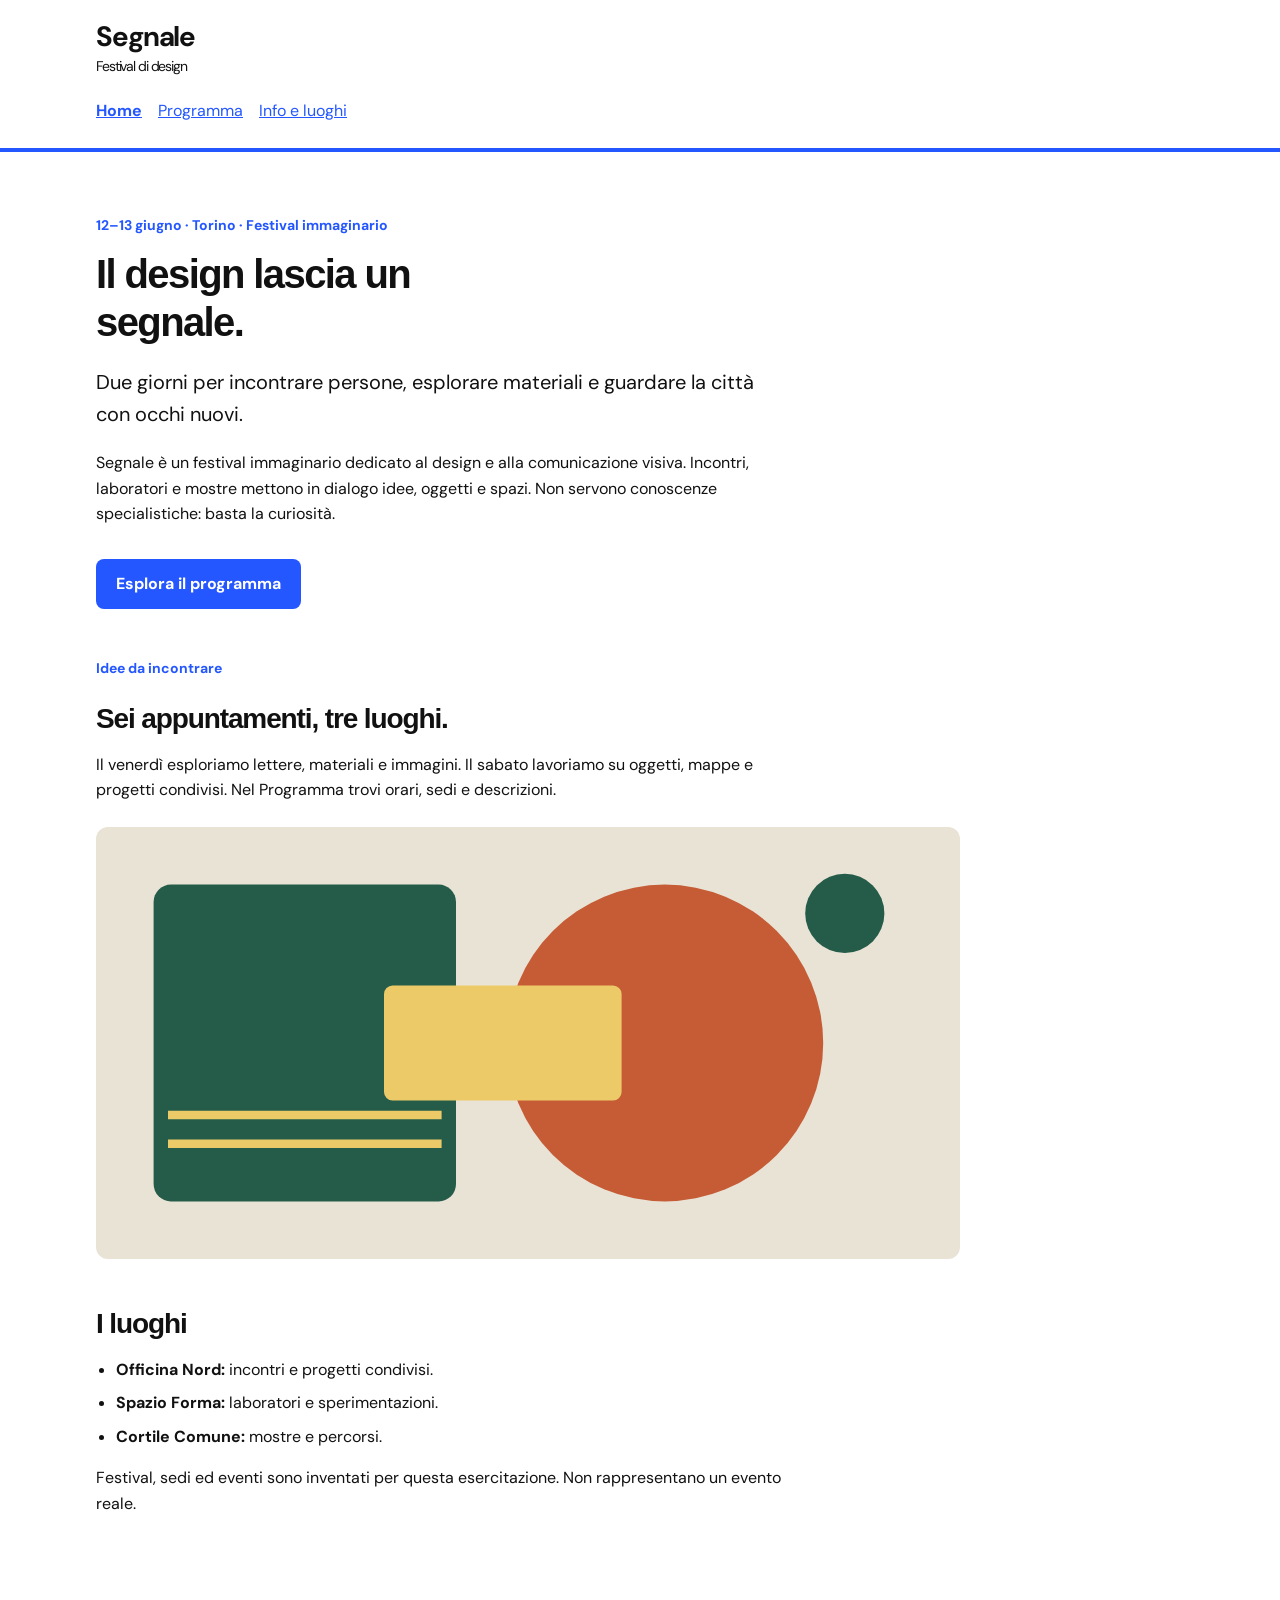
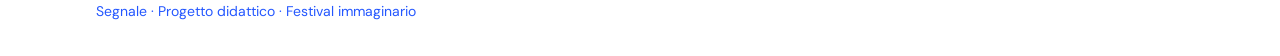
<file: index.html>
<!doctype html>
<html lang="it">
<head>
  <meta charset="utf-8">
  <meta name="viewport" content="width=device-width, initial-scale=1">
  <title>Segnale — Festival di design</title>
  <link rel="stylesheet" href="style.css">
  <link rel="preconnect" href="https://fonts.googleapis.com">
  <link rel="preconnect" href="https://fonts.gstatic.com" crossorigin>
  <link href="https://fonts.googleapis.com/css2?family=DM+Sans:wght@400;500;700&family=Geist+Pixel:wght@400&display=swap" rel="stylesheet">
</head>
<body>
  <a class="skip-link" href="#contenuto">Vai al contenuto</a>
  <header class="site-header">
    <div class="container">
      <a class="brand" href="index.html">Segnale<span>Festival di design</span></a>
      <nav aria-label="Navigazione principale">
        <a href="index.html" aria-current="page">Home</a>
        <a href="programma.html">Programma</a>
        <a href="info.html">Info e luoghi</a>
      </nav>
    </div>
  </header>

  <main id="contenuto" class="container">
    <section class="intro" aria-labelledby="titolo-home">
      <p class="eyebrow">12–13 giugno · Torino · Festival immaginario</p>
      <h1 id="titolo-home">Il design lascia un segnale.</h1>
      <p class="lead">Due giorni per incontrare persone, esplorare materiali e guardare la città con occhi nuovi.</p>
      <p class="reading-text">Segnale è un festival immaginario dedicato al design e alla comunicazione visiva. Incontri, laboratori e mostre mettono in dialogo idee, oggetti e spazi. Non servono conoscenze specialistiche: basta la curiosità.</p>
      <!-- Da completare: anche questo collegamento deve aprire il Programma. -->
      <a class="button-link" href="programma.html">Esplora il programma</a>
    </section>

    <section class="content-section" aria-labelledby="titolo-festival">
      <p class="eyebrow">Idee da incontrare</p>
      <h2 id="titolo-festival">Sei appuntamenti, tre luoghi.</h2>
      <p class="reading-text">Il venerdì esploriamo lettere, materiali e immagini. Il sabato lavoriamo su oggetti, mappe e progetti condivisi. Nel Programma trovi orari, sedi e descrizioni.</p>
      <img class="festival-image" src="assets/festival.svg" alt="Composizione geometrica di cerchi e rettangoli nei colori del festival" width="1200" height="600">
    </section>

    <section class="content-section" aria-labelledby="titolo-luoghi">
      <h2 id="titolo-luoghi">I luoghi</h2>
      <ul class="venues">
        <li><strong>Officina Nord:</strong> incontri e progetti condivisi.</li>
        <li><strong>Spazio Forma:</strong> laboratori e sperimentazioni.</li>
        <li><strong>Cortile Comune:</strong> mostre e percorsi.</li>
      </ul>
      <p class="reading-text">Festival, sedi ed eventi sono inventati per questa esercitazione. Non rappresentano un evento reale.</p>
    </section>
  </main>

  <footer class="site-footer"><div class="container"><p>Segnale · Progetto didattico · Festival immaginario</p></div></footer>
</body>
</html>
</file>
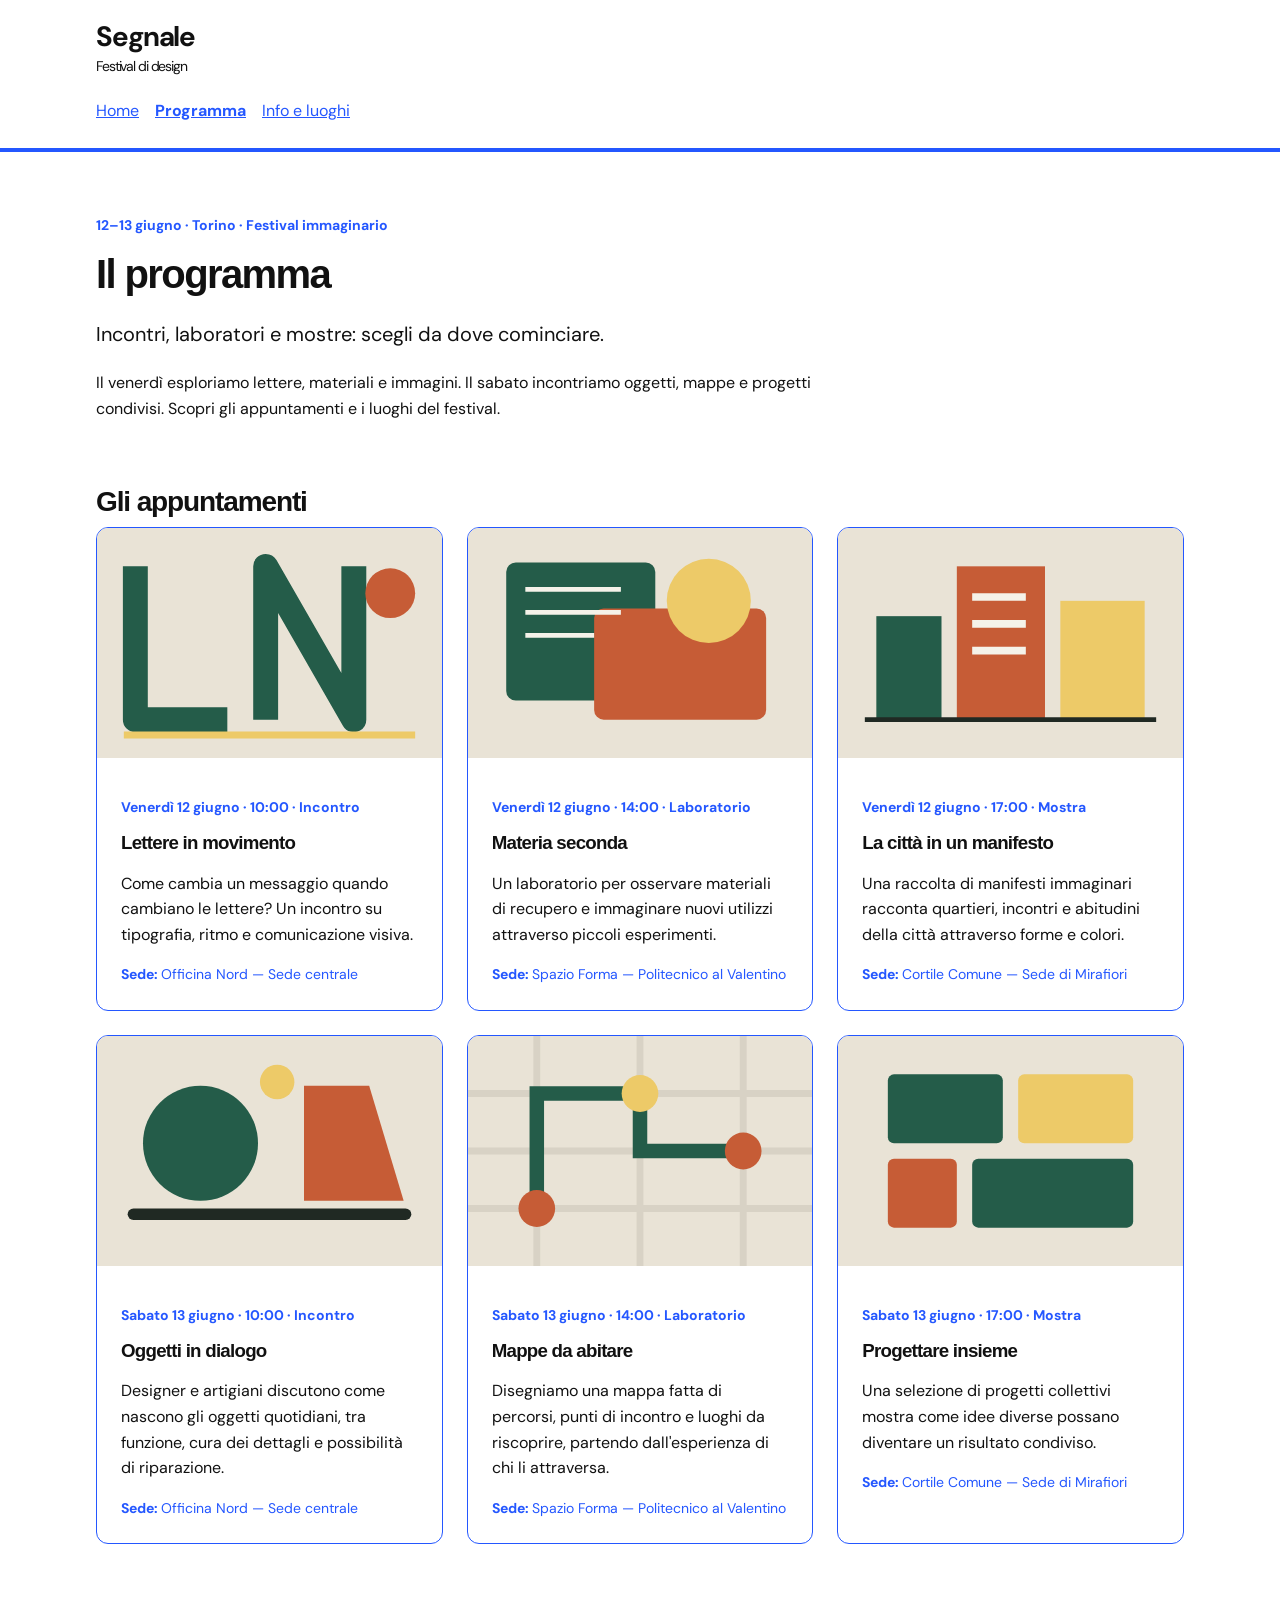
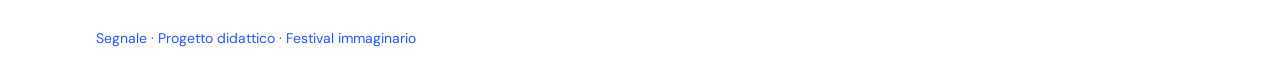
<file: programma.html>
<!doctype html>
<html lang="it">

<head>
  <meta charset="utf-8">
  <meta name="viewport" content="width=device-width, initial-scale=1">
  <title>Programma — Segnale</title>
  <link rel="stylesheet" href="style.css">
  <link rel="preconnect" href="https://fonts.googleapis.com">
  <link rel="preconnect" href="https://fonts.gstatic.com" crossorigin>
  <link
    href="https://fonts.googleapis.com/css2?family=DM+Sans:wght@400;500;700&family=Geist+Pixel:wght@400&display=swap"
    rel="stylesheet">
</head>

<body>
  <a class="skip-link" href="#contenuto">Vai al contenuto</a>
  <header class="site-header">
    <div class="container">
      <a class="brand" href="index.html">Segnale<span>Festival di design</span></a>
      <nav aria-label="Navigazione principale">
        <a href="index.html">Home</a>
        <a href="programma.html" aria-current="page">Programma</a>
        <a href="info.html">Info e luoghi</a>
      </nav>
    </div>
  </header>

  <main id="contenuto" class="container">
    <section class="intro" aria-labelledby="titolo-programma">
      <p class="eyebrow">12–13 giugno · Torino · Festival immaginario</p>
      <h1 id="titolo-programma">Il programma</h1>
      <p class="lead">Incontri, laboratori e mostre: scegli da dove cominciare.</p>
      <p class="reading-text">Il venerdì esploriamo lettere, materiali e immagini. Il sabato incontriamo oggetti, mappe
        e progetti condivisi. Scopri gli appuntamenti e i luoghi del festival.</p>
    </section>

    <section class="content-section" aria-labelledby="titolo-eventi">
      <h2 id="titolo-eventi">Gli appuntamenti</h2>

      <p id="messaggio-programma" class="reading-text" role="status" aria-live="polite">
        Caricamento degli eventi...
      </p>

      <div class="event-grid" id="event-grid"></div>
    </section>
  </main>

  <footer class="site-footer">
    <div class="container">
      <p>Segnale · Progetto didattico · Festival immaginario</p>
    </div>
  </footer>

  <script>
    async function caricaProgramma() {
      const griglia = document.getElementById("event-grid");
      const messaggio = document.getElementById("messaggio-programma");

      try {
        // Carica entrambi i file JSON
        const [rispostaEventi, rispostaSedi] = await Promise.all([
          fetch("dati/eventi.json"),
          fetch("dati/sedi.json")
        ]);

        // Controlla che i file siano raggiungibili
        if (!rispostaEventi.ok || !rispostaSedi.ok) {
          throw new Error("Impossibile leggere i file JSON");
        }

        const eventi = await rispostaEventi.json();
        const sedi = await rispostaSedi.json();

        // Controlla che i dati abbiano il formato previsto
        if (!Array.isArray(eventi) || !Array.isArray(sedi)) {
          throw new Error("Formato dei dati non valido");
        }

        // Se non ci sono eventi, mostra un messaggio
        if (eventi.length === 0) {
          messaggio.textContent = "Al momento non ci sono eventi in programma.";
          return;
        }

        // Crea una mappa per associare ogni sede al suo ID
        const sediPerId = new Map(
          sedi.map(sede => [String(sede.id), sede.nome])
        );

        // Genera una scheda per ogni evento
        eventi.forEach(evento => {
          const scheda = document.createElement("article");
          scheda.className = "event-card";

          const immagine = document.createElement("img");
          immagine.src = evento.immagine;
          immagine.alt = evento.immagine_alt;
          immagine.width = 900;
          immagine.height = 600;

          const corpo = document.createElement("div");
          corpo.className = "event-body";

          const data = new Date(evento.data + "T12:00:00");

          const dataFormattata = new Intl.DateTimeFormat("it-IT", {
            weekday: "long",
            day: "numeric",
            month: "long"
          }).format(data);

          const dataMaiuscola =
            dataFormattata.charAt(0).toUpperCase() +
            dataFormattata.slice(1);

          const meta = document.createElement("p");
          meta.className = "event-meta";
          meta.textContent =
            dataMaiuscola + " · " + evento.orario + " · " + evento.categoria;

          const titolo = document.createElement("h3");
          titolo.textContent = evento.titolo;

          const descrizione = document.createElement("p");
          descrizione.textContent = evento.descrizione;

          const luogo = document.createElement("p");
          luogo.className = "event-place";

          const etichetta = document.createElement("strong");
          etichetta.textContent = "Sede: ";

          // Recupera il nome della sede attraverso sede_id
          const nomeSede =
            sediPerId.get(String(evento.sede_id)) || "Sede da definire";

          luogo.appendChild(etichetta);
          luogo.appendChild(document.createTextNode(nomeSede));

          // Assembla la scheda
          corpo.appendChild(meta);
          corpo.appendChild(titolo);
          corpo.appendChild(descrizione);
          corpo.appendChild(luogo);

          scheda.appendChild(immagine);
          scheda.appendChild(corpo);

          griglia.appendChild(scheda);
        });

        // Nasconde il messaggio di caricamento
        messaggio.hidden = true;

      } catch (errore) {
        // Mostra un messaggio se i file non sono leggibili
        griglia.innerHTML = "";
        messaggio.textContent =
          "Non è stato possibile caricare il programma. Riprova più tardi.";
      }
    }

    // Avvia il caricamento
    caricaProgramma();
  </script>
</body>

</html>
</file>
<file: style.css>
/* Stile iniziale: tipografia, colori e variabili CSS sono già predisposti.
   Lavoreremo su collegamenti, CSS condiviso e disposizione delle schede. */

/* Scelte comuni: ogni regola usa var() per richiamarne il valore. */
:root {
  --colore-primario: #2457FF;
  --colore-primario-scuro: #1638B8;
  --colore-sfondo: #ffffff;
  --colore-testo: #111111;
  --font-titoli: 'Geist Pixel', sans-serif;
  --font-testo: 'DM Sans', sans-serif;
}

* {
  box-sizing: border-box;
}

html {
  overflow-x: clip;
}

body {
  margin: 0;
  background: var(--colore-sfondo);
  color: var(--colore-testo);
  font-family: var(--font-testo);
  font-size: 1rem;
  line-height: 1.6;
}

a {
  color: var(--colore-primario);
}

a:hover {
  text-decoration-thickness: 3px;
}

a:focus-visible {
  outline: 3px solid var(--colore-testo);
  outline-offset: 4px;
}

.container {
  width: 92%;
  max-width: 68rem;
  margin: 0 auto;
}

.site-header {
  position: sticky;
  top: 0;
  z-index: 1000;
  padding: 1.25rem 0;
  border-bottom: 4px solid var(--colore-primario);
  background: var(--colore-sfondo);
}

.brand {
  display: inline-block;
  color: var(--colore-testo);
  font-size: 1.75rem;
  font-weight: bold;
  line-height: 1.2;
  text-decoration: none;
}

.brand span {
  display: block;
  margin-top: 0.25rem;
  font-size: 0.875rem;
  font-weight: normal;
}

nav {
  display: flex;
  flex-direction: row;
  align-items: center;
  gap: 1rem;
  margin-top: 1rem;
}

nav a {
  display: inline-block;
  margin-right: 0;
  padding: 0.25rem 0;
}

nav a[aria-current="page"] {
  font-weight: bold;
}

.intro {
  padding: 3rem 0 1rem;
}

.eyebrow,
.event-meta {
  color: var(--colore-primario);
  font-size: 0.875rem;
  font-weight: bold;
}

h1,
h2,
h3 {
  font-family: var(--font-titoli);
  line-height: 1.2;
}

h1 {
  max-width: 18ch;
  margin: 0.5rem 0 0.75rem;
  font-size: 2.5rem;
}

h2 {
  margin-bottom: 0.5rem;
  font-size: 1.75rem;
}

h3 {
  margin: 0.25rem 0 0.5rem;
}

.lead {
  max-width: 48ch;
  font-size: 1.25rem;
}

.reading-text {
  max-width: 65ch;
}

.button-link {
  display: inline-block;
  margin-top: 1rem;
  padding: 0.75rem 1.25rem;
  border-radius: 0.5rem;
  background: var(--colore-primario);
  color: #ffffff;
  font-weight: bold;
  text-decoration: none;
}

.button-link:hover {
  background: var(--colore-primario-scuro);
}

.content-section {
  margin: 2rem 0 3rem;
}

.festival-image {
  display: block;
  width: 100%;
  max-width: 54rem;
  height: auto;
  margin-top: 1.5rem;
  border-radius: 0.75rem;
}

.venues {
  padding-left: 1.25rem;
}

.venues li {
  margin-bottom: 0.5rem;
}

/* Qui inseriremo la regola .event-grid durante la demo. */

.event-grid {
  display: grid;
  grid-template-columns: 1fr;
  gap: 1.5rem;
}

.event-card {
  min-width: 0;
  overflow: hidden;
  border: 1px solid var(--colore-primario);
  border-radius: 0.75rem;
  background: #ffffff;
}

.event-card img {
  display: block;
  width: 100%;
  max-width: 100%;
  height: auto;
}

.event-body {
  padding: 1.5rem;
}

.event-body p:last-child {
  margin-bottom: 0;
}

.event-place {
  color: var(--colore-primario);
  font-size: 0.875rem;
}

/* Galleria fotografica delle sedi */
.luoghi-swiper {
  width: 100%;
  max-width: 850px;
  margin: 2rem auto;
  padding-bottom: 3rem;
}

.luogo-card {
  margin: 0;
  overflow: hidden;
  border: 1px solid var(--colore-primario);
  border-radius: 0.75rem;
  background: #ffffff;
}

.luogo-card img {
  display: block;
  width: 100%;
  height: auto;
  aspect-ratio: 16 / 9;
  object-fit: cover;
}

.luogo-card figcaption {
  padding: 1.5rem;
}

.luogo-card h3 {
  margin-top: 0;
}

.luogo-card p {
  margin-bottom: 0;
}

/* Colori dei controlli Swiper */
.luoghi-swiper .swiper-button-prev,
.luoghi-swiper .swiper-button-next {
  color: var(--colore-primario);
}

.luoghi-swiper .swiper-pagination-bullet-active {
  background: var(--colore-primario);
}

.site-footer {
  padding: 1.25rem 0;
  border-top: 1px solid var(--colore-sfondo);
  color: var(--colore-primario);
  font-size: 0.875rem;
}

.skip-link {
  position: absolute;
  top: -6rem;
  left: 1rem;
  padding: 0.75rem 1rem;
  background: var(--colore-sfondo);
  color: var(--colore-testo);
}

.skip-link:focus {
  top: 1rem;
}

/* Da 600 px: due colonne */
@media (min-width: 600px) {
  .event-grid {
    grid-template-columns: repeat(2, minmax(0, 1fr));
  }
}

/* Da 1024 px: tre colonne */
@media (min-width: 1024px) {
  .event-grid {
    grid-template-columns: repeat(3, minmax(0, 1fr));
  }
}

/* Mappa uMap delle sedi */
.mappa-container {
  width: 100%;
  overflow: hidden;
  border-radius: 0.75rem;
}

.mappa-container iframe {
  display: block;
  width: 100%;
  height: 450px;
  border: 0;
}

/* Indirizzi delle sedi */
.sedi-indirizzi {
  margin-top: 2.5rem;
}

.sedi-indirizzi ul {
  list-style: none;
  padding: 0;
  display: grid;
  grid-template-columns: 1fr;
  gap: 1rem;
}

.sedi-indirizzi li {
  padding: 1.25rem;
  background: #ffffff;
  border: 1px solid var(--colore-primario);
  border-radius: 0.75rem;
}

.sedi-indirizzi h4 {
  margin-top: 0;
  margin-bottom: 0.5rem;
}

.sedi-indirizzi p {
  margin-top: 0;
}

.sedi-indirizzi a {
  color: var(--colore-primario-scuro);
  font-weight: bold;
}

@media (min-width: 600px) {
  .sedi-indirizzi ul {
    grid-template-columns: repeat(2, 1fr);
  }
}

@media (min-width: 1024px) {
  .sedi-indirizzi ul {
    grid-template-columns: repeat(3, 1fr);
  }
}

/* Focus visibile per la navigazione da tastiera */
.luoghi-swiper button:focus-visible,
.luoghi-swiper [role="button"]:focus-visible,
a:focus-visible {
  outline: 3px solid var(--colore-primario-scuro);
  outline-offset: 4px;
}

/* Spaziatura ridotta tra le lettere */
h1,
h2,
h3,
.brand {
  letter-spacing: -0.04em;
}
</file>
